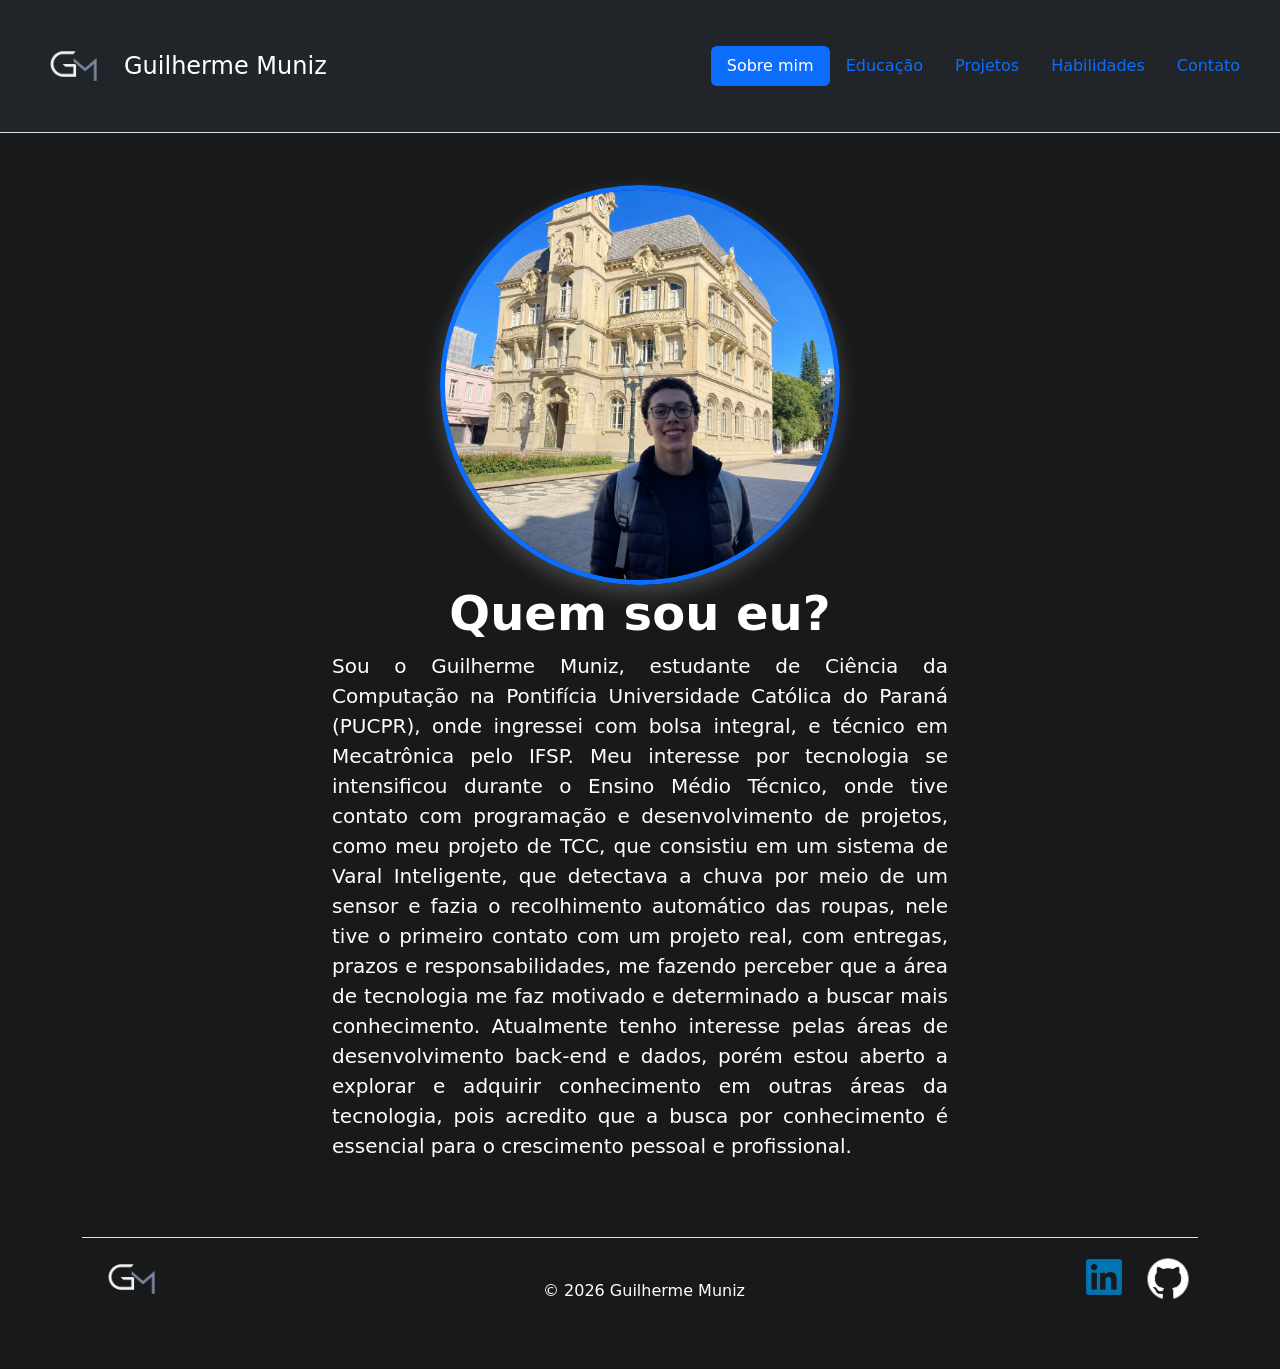
<file: index.html>
<!DOCTYPE html>

<html lang="en">
    <head>
        <meta charset="utf-8">
        <meta name="viewport" content="width=device-width, initial-scale=1">
        <link href="https://cdn.jsdelivr.net/npm/bootstrap@5.3.3/dist/css/bootstrap.min.css" rel="stylesheet" integrity="sha384-QWTKZyjpPEjISv5WaRU9OFeRpok6YctnYmDr5pNlyT2bRjXh0JMhjY6hW+ALEwIH" crossorigin="anonymous">
        <link href="styles.css" rel="stylesheet">
        <title>Portfólio - Guilherme Muniz</title>
    </head>
    <body>
        <header
          class="d-flex flex-wrap justify-content-between py-3 mb-4 border-bottom bg-dark text-white px-4"
        >
            <a
                href="/"
                class="d-flex align-items-center mb-3 mb-md-0 me-md-auto link-body-emphasis text-decoration-none"
            >
                <img src="images/Logo GM.png" id="logo" alt="Logo GM">
                <span class="fs-4 text-white">Guilherme Muniz</span>
            </a>
            <ul class="nav nav-pills align-items-center">
                <li class="nav-item botoes"><a href="index.html" class="nav-link active" aria-current="page">Sobre mim</a></li>
                <li class="nav-item"><a href="educacao.html" class="nav-link">Educação</a></li>
                <li class="nav-item"><a href="projetos.html" class="nav-link">Projetos</a></li>
                <li class="nav-item"><a href="habilidades.html" class="nav-link">Habilidades</a></li>
                <li class="nav-item"><a href="contato.html" class="nav-link">Contato</a></li>
            </ul>
        </header>

        <div class="px-4 py-1 my-5 text-center">
        <img src="images/Foto Perfil.png" alt="Foto de Perfil de Guilherme Muniz" id="perfil"/>
        <h1 class="display-5 fw-bold text-white">Quem sou eu?</h1>
        <div class="col-lg-6 mx-auto">
          <p class="lead mb-4 text-white" id="sobreMim">
            Sou o Guilherme Muniz, estudante de Ciência da Computação na Pontifícia Universidade
            Católica do Paraná (PUCPR), onde ingressei com bolsa integral, e técnico em Mecatrônica
            pelo IFSP. Meu interesse por tecnologia se intensificou durante o Ensino Médio Técnico,
            onde tive contato com programação e desenvolvimento de projetos, como meu projeto de TCC,
            que consistiu em um sistema de Varal Inteligente, que detectava a chuva por meio de um sensor
            e fazia o recolhimento automático das roupas, nele tive o primeiro contato com um projeto
            real, com entregas, prazos e responsabilidades, me fazendo perceber que a área de 
            tecnologia me faz motivado e determinado a buscar mais conhecimento. Atualmente tenho 
            interesse pelas áreas de desenvolvimento back-end e dados, porém estou aberto a explorar
            e adquirir conhecimento em outras áreas da tecnologia, pois acredito que a busca por 
            conhecimento é essencial para o crescimento pessoal e profissional.
          </p>
        </div>
      </div>   

    <div class="container">
      <footer
        class="d-flex flex-wrap justify-content-between align-items-center py-3 my-4 border-top"
      >
        <div class="col-md-4 d-flex align-items-center mb-3 me-2 mb-md-0 text-body-secondary text-decoration-none lh-1">
            <img src="images/Logo GM.png" id="logoFooter" alt="Logo GM">
        </div>
        <span class="mb-3 mb-md-0 text-white"
        >&copy; 2026 Guilherme Muniz</span>
        <ul class="nav col-md-4 justify-content-end list-unstyled d-flex">
          <li class="ms-3">
            <a href="https://www.linkedin.com/in/guilhermemmuniz/" target="_blank">
                <img src="images/logolinkedin.png" alt="LinkedIn" id="linkedin" width="36" height="36" class="align-items-center">
            </a>
          </li>
          <li class="ms-3">
            <a href="https://github.com/guimmuniz" target="_blank" class="text-white">
                <img src="images/logo github.png" alt="GitHub" id="github"width="60" height="60" class="align-items-center">
            </a>
          </li>
        </ul>
      </footer>
    </div>

      <script src="https://cdn.jsdelivr.net/npm/bootstrap@5.3.3/dist/js/bootstrap.bundle.min.js" integrity="sha384-YvpcrYf0tY3lHB60NNkmXc5s9fDVZLESaAA55NDzOxhy9GkcIdslK1eN7N6jIeHz" crossorigin="anonymous"></script>
    </body>
</html>
</file>
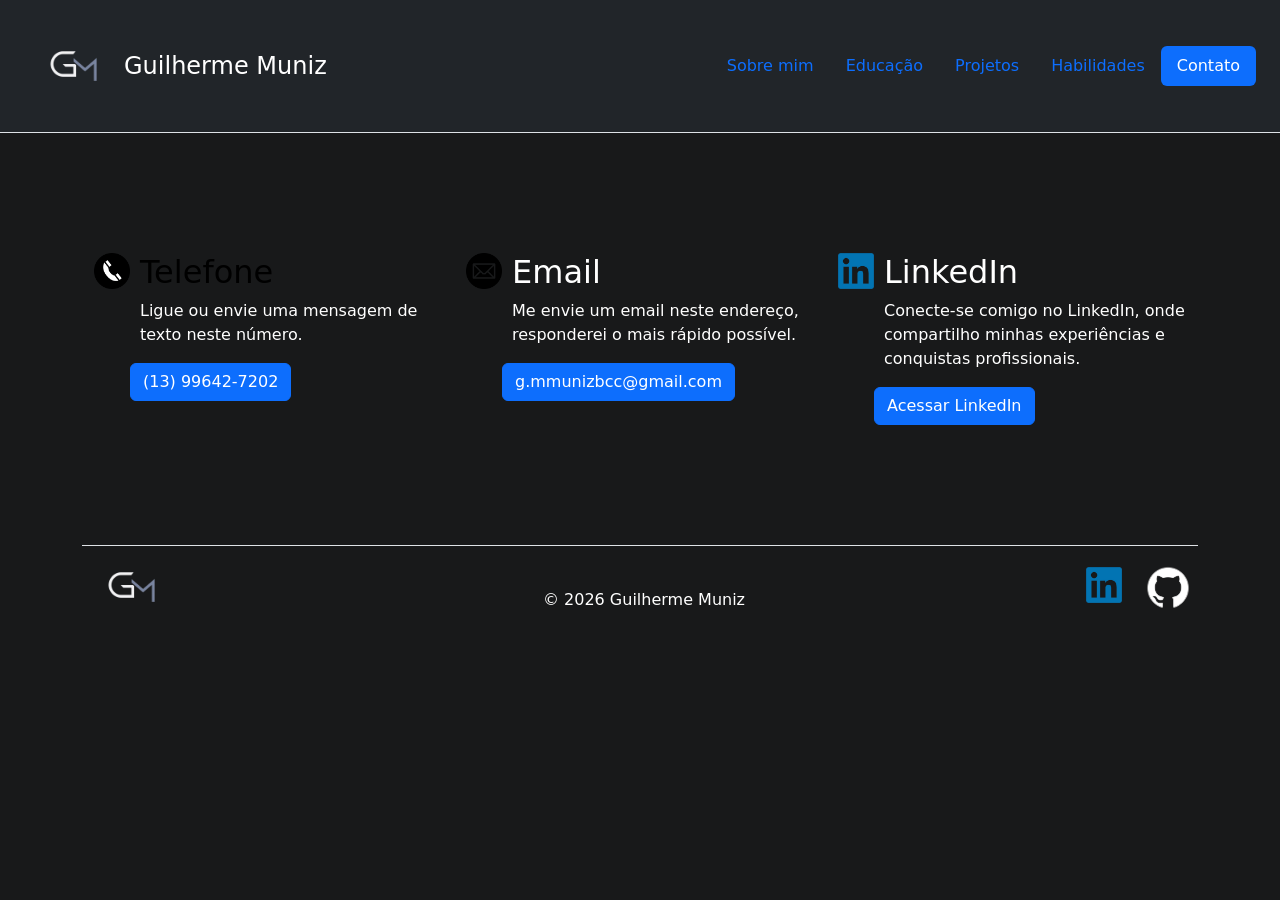
<file: contato.html>
<!DOCTYPE html>
<html lang="en">
<head>
    <meta charset="utf-8">
    <meta name="viewport" content="width=device-width, initial-scale=1">
    <link href="https://cdn.jsdelivr.net/npm/bootstrap@5.3.3/dist/css/bootstrap.min.css" rel="stylesheet" integrity="sha384-QWTKZyjpPEjISv5WaRU9OFeRpok6YctnYmDr5pNlyT2bRjXh0JMhjY6hW+ALEwIH" crossorigin="anonymous">
    <link href="styles.css" rel="stylesheet">
    <link rel="stylesheet" href="https://cdn.jsdelivr.net/npm/bootstrap-icons@1.13.1/font/bootstrap-icons.min.css">
    <title>Portfólio - Guilherme Muniz</title>
</head>
<body>
    <header class="d-flex flex-wrap justify-content-between py-3 mb-4 border-bottom bg-dark text-white px-4">
        <a href="/" class="d-flex align-items-center mb-3 mb-md-0 me-md-auto link-body-emphasis text-decoration-none">
            <img src="images/Logo GM.png" id="logo" alt="Logo GM">
            <span class="fs-4 text-white">Guilherme Muniz</span>
        </a>
        <ul class="nav nav-pills align-items-center">
            <li class="nav-item"><a href="index.html" class="nav-link">Sobre mim</a></li>
            <li class="nav-item"><a href="educacao.html" class="nav-link">Educação</a></li>
            <li class="nav-item"><a href="projetos.html" class="nav-link">Projetos</a></li>
            <li class="nav-item"><a href="habilidades.html" class="nav-link">Habilidades</a></li>
            <li class="nav-item"><a href="contato.html" class="nav-link active" aria-current="page">Contato</a></li>
        </ul>
    </header>

    <div class="container px-4 py-5" id="hanging-icons">
        <div class="row g-4 py-5 row-cols-1 row-cols-lg-3">
            <div class="col d-flex align-items-start">
                <img src="images/telefone.png" alt="Telefone" width="36" height="36">
                <div>
                    <h3 class="fs-2 text-body-emphasis" style="margin-left: 10px; color: white;">Telefone</h3>
                    <p style="margin-left: 10px; color: white;">
                        Ligue ou envie uma mensagem de texto neste número.
                    </p>
                    <a href="tel:+5513996427202" class="btn btn-primary"> (13) 99642-7202 </a>
                </div>
            </div>
            <div class="col d-flex align-items-start">
                <img src="images/email.png" alt="Email" width="36" height="36">
                <div>
                    <h3 class="fs-2" style="color: white; margin-left: 10px;">Email</h3>
                    <p style="margin-left: 10px; color: white;">
                        Me envie um email neste endereço, responderei o mais rápido possível.
                    </p>
                    <a href="mailto:g.mmunizbcc@gmail.com" target="_blank" class="btn btn-primary"> g.mmunizbcc@gmail.com </a>
                </div>
            </div>
            <div class="col d-flex align-items-start">
                <img src="images/logolinkedin.png" alt="LinkedIn" width="36" height="36">
                <div>
                    <h3 class="fs-2" style="color: white; margin-left: 10px;">LinkedIn</h3>
                    <p style="margin-left: 10px; color: white;">
                        Conecte-se comigo no LinkedIn, onde compartilho minhas experiências e conquistas profissionais.
                    </p>
                    <a href="https://www.linkedin.com/in/guilhermemmuniz/" target="_blank" class="btn btn-primary"> Acessar LinkedIn </a>
                </div>
            </div>  
        </div>
    </div>

    <div class="container">
      <footer
        class="d-flex flex-wrap justify-content-between align-items-center py-3 my-4 border-top"
      >
        <div class="col-md-4 d-flex align-items-center mb-3 me-2 mb-md-0 text-body-secondary text-decoration-none lh-1">
            <img src="images/Logo GM.png" id="logoFooter" alt="Logo GM">
        </div>
        <span class="mb-3 mb-md-0 text-white"
        >&copy; 2026 Guilherme Muniz</span>
        <ul class="nav col-md-4 justify-content-end list-unstyled d-flex">
          <li class="ms-3">
            <a href="https://www.linkedin.com/in/guilhermemmuniz/" target="_blank">
                <img src="images/logolinkedin.png" alt="LinkedIn" id="linkedin" width="36" height="36" class="align-items-center">
            </a>
          </li>
          <li class="ms-3">
            <a href="https://github.com/guimmuniz" target="_blank" class="text-white">
                <img src="images/logo github.png" alt="GitHub" id="github"width="60" height="60" class="align-items-center">
            </a>
          </li>
        </ul>
      </footer>
    </div>

    <script src="https://cdn.jsdelivr.net/npm/bootstrap@5.3.3/dist/js/bootstrap.bundle.min.js" integrity="sha384-YvpcrYf0tY3lHB60NNkmXc5s9fDVZLESaAA55NDzOxhy9GkcIdslK1eN7N6jIeHz" crossorigin="anonymous"></script>
</body>
</html>
</file>
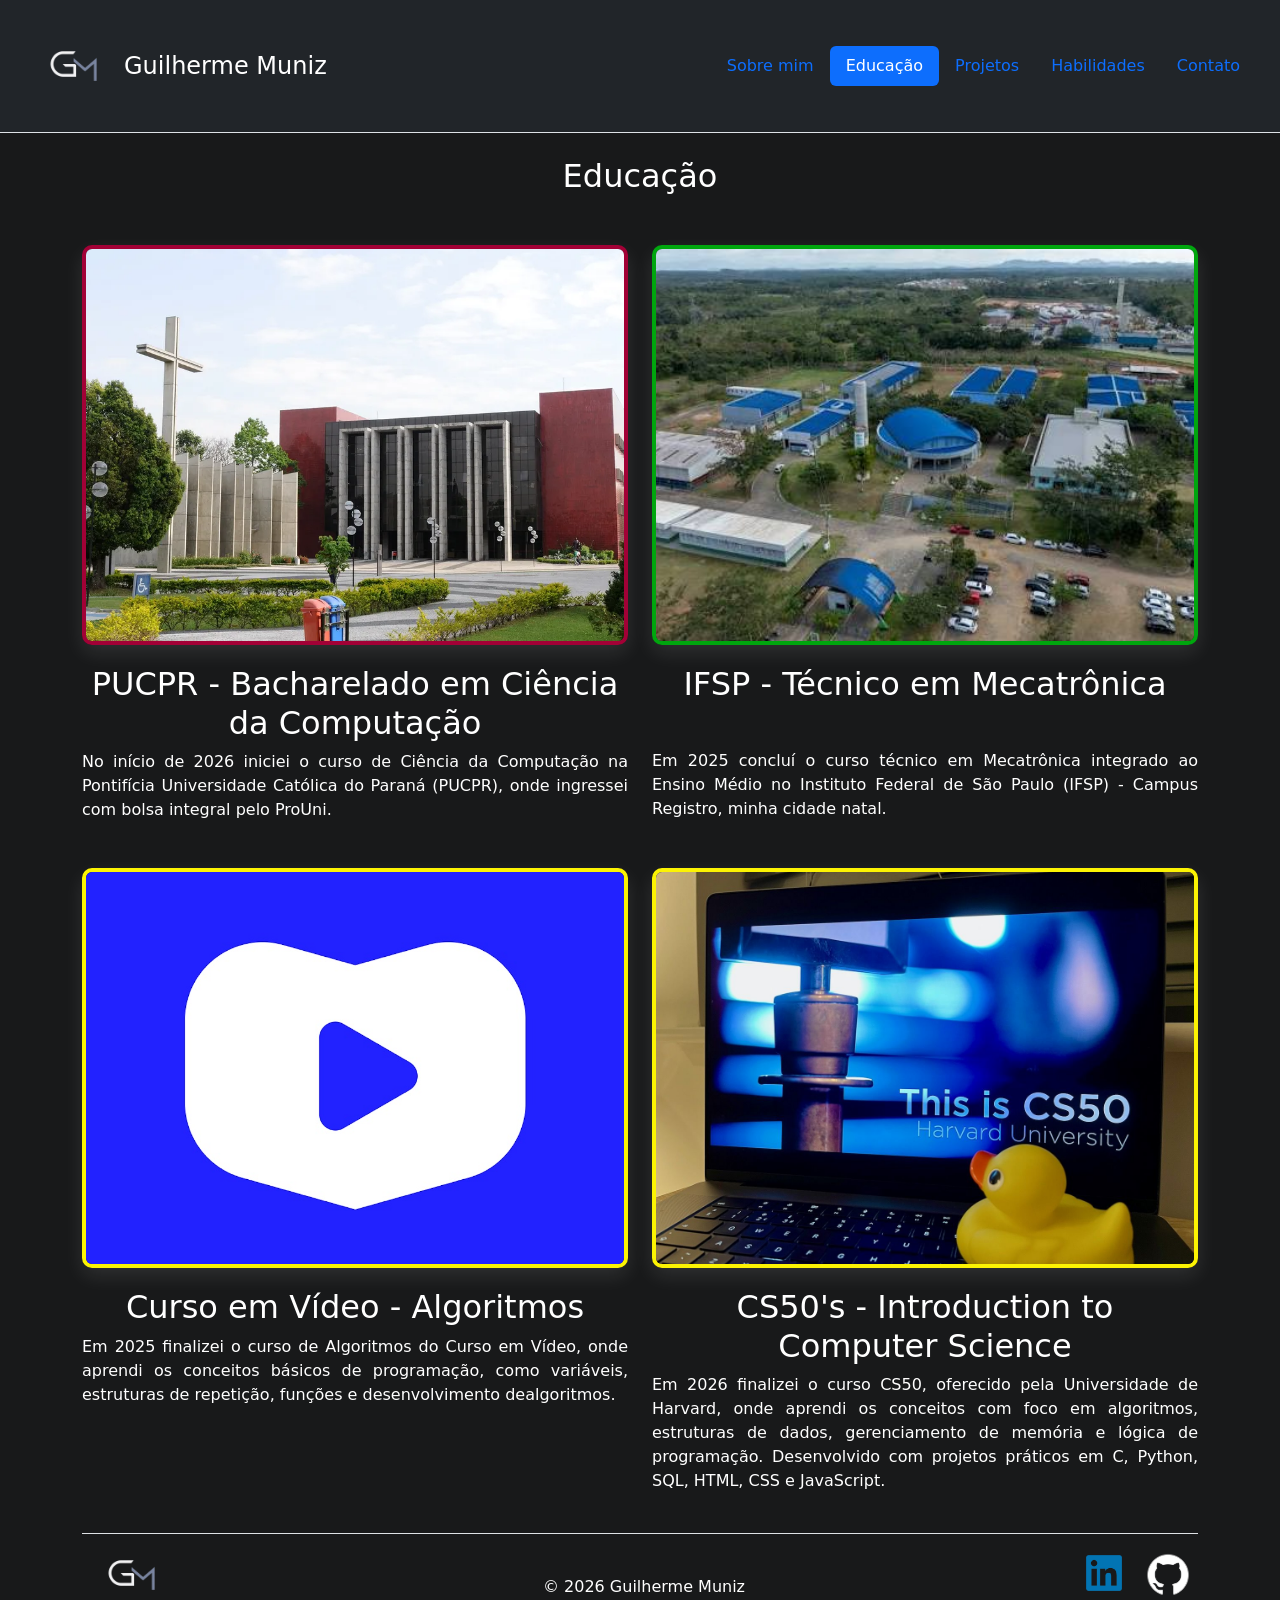
<file: educacao.html>
<!DOCTYPE html>
<html lang="en">
<head>
    <meta charset="utf-8">
    <meta name="viewport" content="width=device-width, initial-scale=1">
    <link href="https://cdn.jsdelivr.net/npm/bootstrap@5.3.3/dist/css/bootstrap.min.css" rel="stylesheet" integrity="sha384-QWTKZyjpPEjISv5WaRU9OFeRpok6YctnYmDr5pNlyT2bRjXh0JMhjY6hW+ALEwIH" crossorigin="anonymous">
    <link href="styles.css" rel="stylesheet">
    <title>Portfólio - Guilherme Muniz</title>
</head>
<body>
    <header class="d-flex flex-wrap justify-content-between py-3 mb-4 border-bottom bg-dark text-white px-4">
        <a href="/" class="d-flex align-items-center mb-3 mb-md-0 me-md-auto link-body-emphasis text-decoration-none">
            <img src="images/Logo GM.png" id="logo" alt="Logo GM">
            <span class="fs-4 text-white">Guilherme Muniz</span>
        </a>
        <ul class="nav nav-pills align-items-center">
            <li class="nav-item"><a href="index.html" class="nav-link">Sobre mim</a></li>
            <li class="nav-item"><a href="educacao.html" class="nav-link active" aria-current="page">Educação</a></li>
            <li class="nav-item"><a href="projetos.html" class="nav-link">Projetos</a></li>
            <li class="nav-item"><a href="habilidades.html" class="nav-link">Habilidades</a></li>
            <li class="nav-item"><a href="contato.html" class="nav-link">Contato</a></li>
        </ul>
    </header>

    <div class="container">
        <h2 class="titulos">Educação</h2>

        <div class="row text-center" style="margin-top: 50px;">
            <div class="col-md-6">
                <img src="images/pucpr.webp" alt="Imagem da PUCPR" id="pucpr" class="img-fluid">
                <h2 class="text-white" style="margin-top: 20px;">PUCPR - Bacharelado em Ciência da Computação</h2>
                <p class="text-white" style="text-align: justify;">
                    No início de 2026 iniciei o curso de Ciência da Computação na
                    Pontifícia Universidade Católica do Paraná (PUCPR), onde ingressei 
                    com bolsa integral pelo ProUni. 
                </p>
            </div>

            <div class="col-md-6">
                <img src="images/ifsp.jpg" alt="Imagem do IFSP" id="ifsp" class="img-fluid">
                <h2 class="text-white" style="margin-top: 20px;">IFSP - Técnico em Mecatrônica</h2>
                <p class="text-white" style="text-align: justify; margin-top: 45px;">
                    Em 2025 concluí o curso técnico em Mecatrônica integrado ao Ensino Médio
                    no Instituto Federal de São Paulo (IFSP) - Campus Registro, minha cidade
                    natal.
                </p>
            </div>
        </div>
        <div class="row text-center" style="margin-top: 30px;">
            <div class="col-md-6">
                <img src="images/cursoemvideo.jpg" alt="Logotipo do Curso em Vídeo" id="cursoemvideo" class="img-fluid">
                <h2 class="text-white" style="margin-top: 20px;">Curso em Vídeo - Algoritmos</h2>
                <p class="text-white" style="text-align: justify;">
                    Em 2025 finalizei o curso de Algoritmos do Curso em Vídeo, 
                    onde aprendi os conceitos básicos de programação, como variáveis, 
                    estruturas de repetição, funções e desenvolvimento dealgoritmos. 
                </p>
            </div>

            <div class="col-md-6">
                <img src="images/cs50.jpeg" alt="Imagem do CS50" id="cs50" class="img-fluid">
                <h2 class="text-white" style="margin-top: 20px;">CS50's - Introduction to Computer Science</h2>
                <p class="text-white" style="text-align: justify;">
                    Em 2026 finalizei o curso CS50, oferecido pela Universidade de Harvard, 
                    onde aprendi os conceitos com foco em algoritmos, estruturas de dados,
                    gerenciamento de memória e lógica de programação. Desenvolvido com projetos
                    práticos em C, Python, SQL, HTML, CSS e JavaScript.
                </p>
            </div>
        </div>
    </div>

    <div class="container">
      <footer
        class="d-flex flex-wrap justify-content-between align-items-center py-3 my-4 border-top"
      >
        <div class="col-md-4 d-flex align-items-center mb-3 me-2 mb-md-0 text-body-secondary text-decoration-none lh-1">
            <img src="images/Logo GM.png" id="logoFooter" alt="Logo GM">
        </div>
        <span class="mb-3 mb-md-0 text-white"
        >&copy; 2026 Guilherme Muniz</span>
        <ul class="nav col-md-4 justify-content-end list-unstyled d-flex">
          <li class="ms-3">
            <a href="https://www.linkedin.com/in/guilhermemmuniz/" target="_blank">
                <img src="images/logolinkedin.png" alt="LinkedIn" id="linkedin" width="36" height="36" class="align-items-center">
            </a>
          </li>
          <li class="ms-3">
            <a href="https://github.com/guimmuniz" target="_blank" class="text-white">
                <img src="images/logo github.png" alt="GitHub" id="github"width="60" height="60" class="align-items-center">
            </a>
          </li>
        </ul>
      </footer>
    </div>

    <script src="https://cdn.jsdelivr.net/npm/bootstrap@5.3.3/dist/js/bootstrap.bundle.min.js" integrity="sha384-YvpcrYf0tY3lHB60NNkmXc5s9fDVZLESaAA55NDzOxhy9GkcIdslK1eN7N6jIeHz" crossorigin="anonymous"></script>
</body>
</html>
</file>
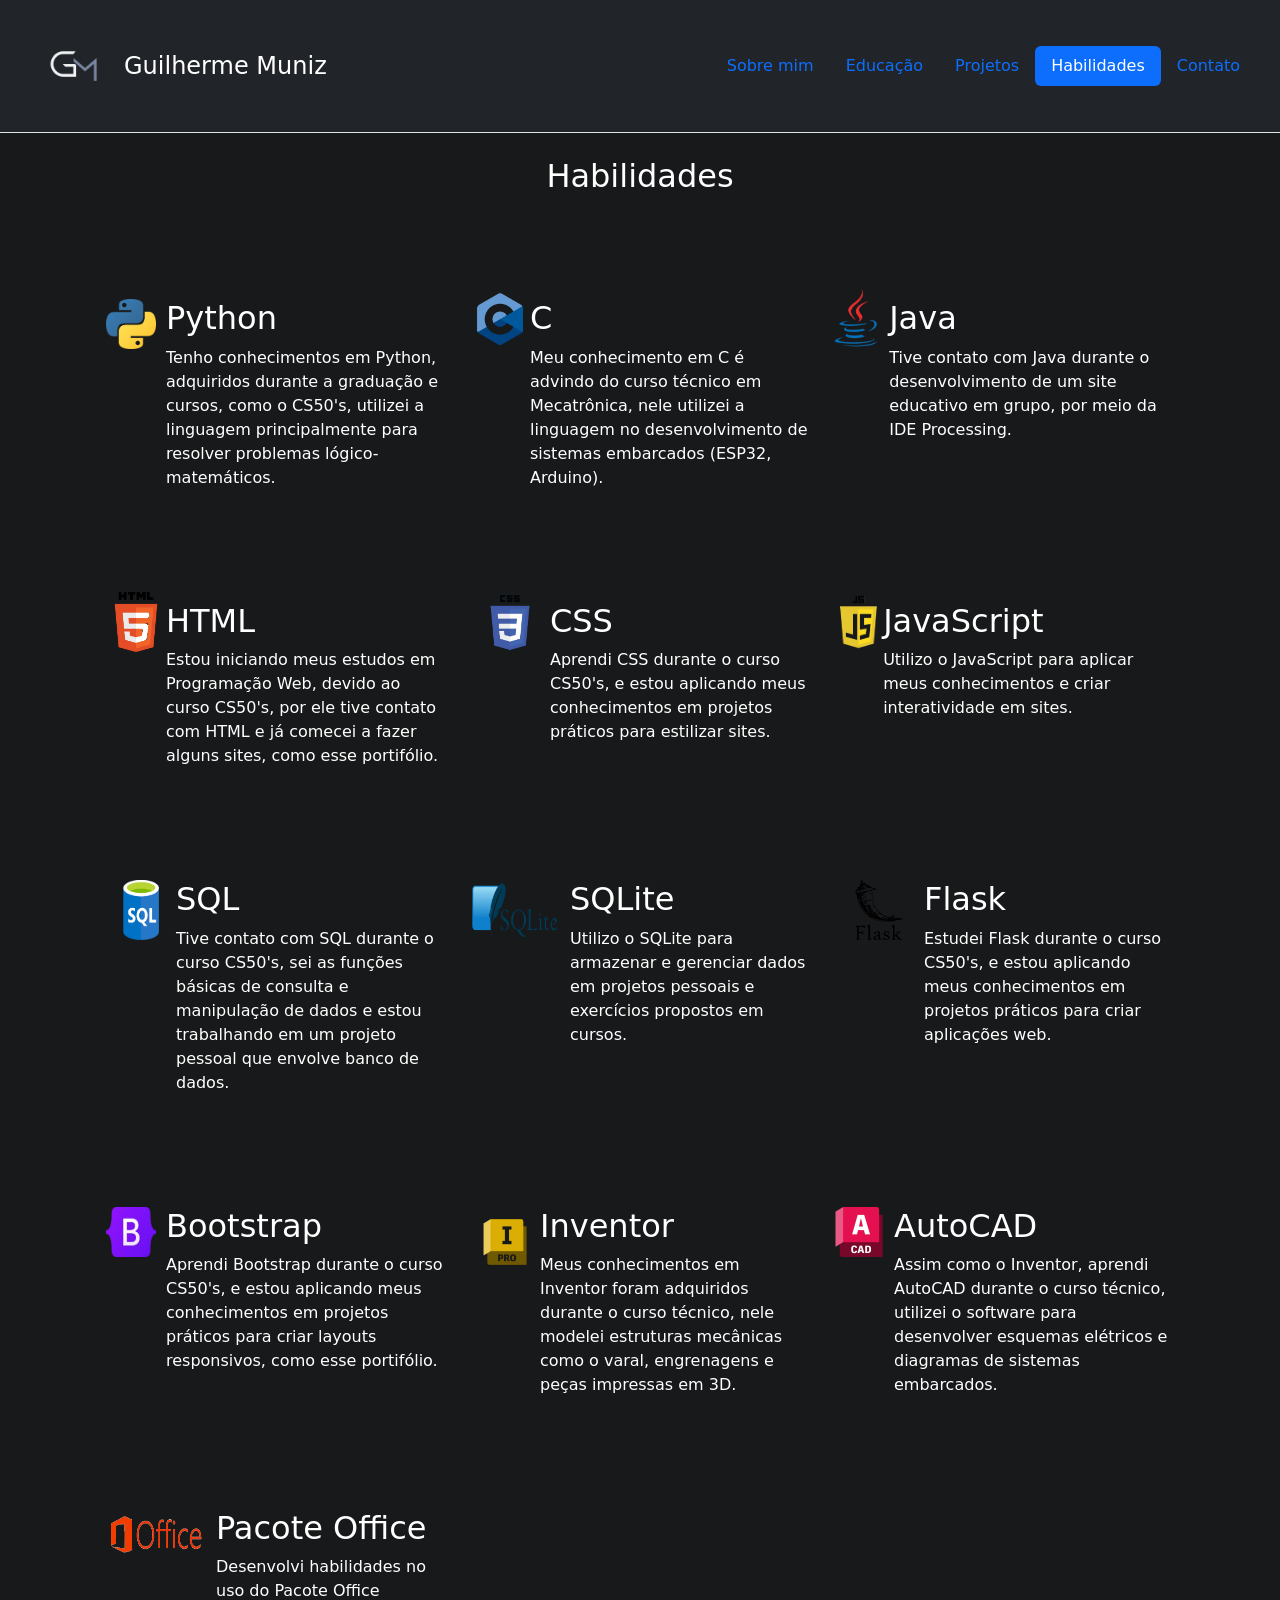
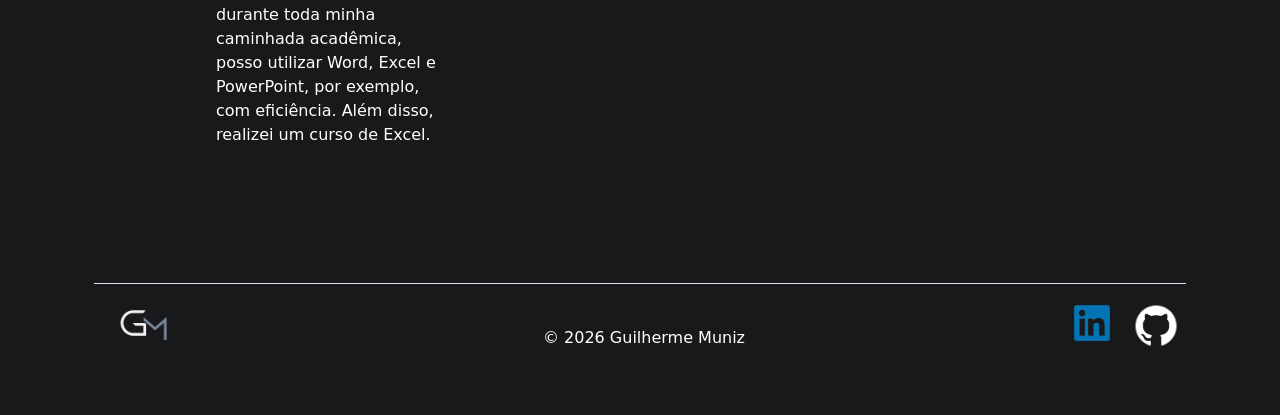
<file: habilidades.html>
<!DOCTYPE html>
<html lang="en">
<head>
    <meta charset="utf-8">
    <meta name="viewport" content="width=device-width, initial-scale=1">
    <link href="https://cdn.jsdelivr.net/npm/bootstrap@5.3.3/dist/css/bootstrap.min.css" rel="stylesheet" integrity="sha384-QWTKZyjpPEjISv5WaRU9OFeRpok6YctnYmDr5pNlyT2bRjXh0JMhjY6hW+ALEwIH" crossorigin="anonymous">
    <link href="styles.css" rel="stylesheet">
    <title>Portfólio - Guilherme Muniz</title>
</head>
<body>
    <header class="d-flex flex-wrap justify-content-between py-3 mb-4 border-bottom bg-dark text-white px-4">
        <a href="/" class="d-flex align-items-center mb-3 mb-md-0 me-md-auto link-body-emphasis text-decoration-none">
            <img src="images/Logo GM.png" id="logo" alt="Logo GM">
            <span class="fs-4 text-white">Guilherme Muniz</span>
        </a>
        <ul class="nav nav-pills align-items-center">
            <li class="nav-item"><a href="index.html" class="nav-link">Sobre mim</a></li>
            <li class="nav-item"><a href="educacao.html" class="nav-link">Educação</a></li>
            <li class="nav-item"><a href="projetos.html" class="nav-link">Projetos</a></li>
            <li class="nav-item"><a href="habilidades.html" class="nav-link active" aria-current="page">Habilidades</a></li>
            <li class="nav-item"><a href="contato.html" class="nav-link">Contato</a></li>
        </ul>
    </header>

    <div class="container">
        <h2 class="titulos">Habilidades</h2>

        <div class="container px-4 py-5">
            <div class="row g-4 py-5 row-cols-1 row-cols-lg-3">
                <div class="col d-flex align-items-start">
                    <img src="images/pythonlogo.png" alt="Logo Python" id="python" width="50" height="50" class="align-items-center">
                    <div>
                        <h3 class="fs-2" style="margin-left: 10px; color: white;">Python</h3>
                        <p style="margin-left: 10px; color: white;">
                            Tenho conhecimentos em Python, adquiridos durante a graduação e cursos,
                            como o CS50's, utilizei a linguagem principalmente para resolver problemas lógico-matemáticos.
                        </p>
                    </div>
                </div>
                <div class="col d-flex align-items-start">
                    <img src="images/clogo.png" alt="Logo C" id="c" width="60" height="60" class="align-items-center" style="margin-top: -10px;">
                    <div>
                        <h3 class="fs-2" style="color: white;">C</h3>
                        <p style="color: white;">
                            Meu conhecimento em C é advindo do curso técnico em Mecatrônica,
                            nele utilizei a linguagem no desenvolvimento de sistemas embarcados
                            (ESP32, Arduino).
                        </p>
                    </div>
                </div>
                <div class="col d-flex align-items-start">
                    <img src="images/javalogo.png" alt="Logo Java" id="java" width="60" height="60" class="align-items-center" style="margin-right: 10px; margin-top: -10px;">
                    <div>
                        <h3 class="fs-2" style="color: white;">Java</h3>
                        <p style="color: white;">
                            Tive contato com Java durante o desenvolvimento de um site educativo
                            em grupo, por meio da IDE Processing.
                        </p>
                    </div>
                </div>  
          </div>
          <div class="row g-4 py-5 row-cols-1 row-cols-lg-3">
            <div class="col d-flex align-items-start">
                <img src="images/htmllogo.png" alt="Logo HTML" style="margin-top: -10px;" id="html" width="60" height="60" class="align-items-center">
                <div>
                    <h3 class="fs-2" style="color: white;">HTML</h3>
                    <p style="color: white;">
                        Estou iniciando meus estudos em Programação Web, devido ao curso 
                        CS50's, por ele tive contato com HTML e já comecei a fazer alguns
                        sites, como esse portifólio.
                    </p>
                </div>
            </div>  
            <div class="col d-flex align-items-start">
                <img src="images/csslogo.png" alt="Logo CSS" style="margin-top: -10px;" id="css" width="80" height="60" class="align-items-center">
                <div>
                    <h3 class="fs-2" style="color: white;">CSS</h3>
                    <p style="color: white;">
                        Aprendi CSS durante o curso CS50's, e estou aplicando meus conhecimentos
                        em projetos práticos para estilizar sites.
                    </p>
                </div>
            </div>
            <div class="col d-flex align-items-start">
                <img src="images/javascriptlogo.png" alt="Logo JavaScript" style="margin-top: -10px;" id="javascript" width="90" height="60" class="align-items-center">
                <div>
                    <h3 class="fs-2" style="color: white">JavaScript</h3>
                    <p style="color: white">
                        Utilizo o JavaScript para aplicar meus conhecimentos
                        e criar interatividade em sites.
                    </p>
                </div>
            </div>
          </div>
          <div class="row g-4 py-5 row-cols-1 row-cols-lg-3">
            <div class="col d-flex align-items-start">
                <img src="images/sqllogo.png" alt="Logo SQL" style="margin-left: -10px;" id="sql" width="90" height="60" class="align-items-center">
                <div>
                    <h3 class="fs-2" style="color: white; margin-left: -10px;">SQL</h3>
                    <p style="color: white; margin-left: -10px;">
                        Tive contato com SQL durante o curso CS50's, sei as funções básicas
                        de consulta e manipulação de dados e estou trabalhando em um projeto
                        pessoal que envolve banco de dados.
                    </p>
                </div>
            </div>  
            <div class="col d-flex align-items-start">
                <img src="images/sqlitelogo.webp" alt="Logo SQLite" id="sqlite" width="90" height="60" class="align-items-center">
                <div>
                    <h3 class="fs-2" style="color: white; margin-left: 10px;">SQLite</h3>
                    <p style="color: white; margin-left: 10px;">
                        Utilizo o SQLite para armazenar e gerenciar dados em projetos pessoais
                        e exercícios propostos em cursos.
                    </p>
                </div>
            </div>
            <div class="col d-flex align-items-start">
                <img src="images/flasklogo.png" alt="Logo Flask" id="flask" width="90" height="60" class="align-items-center">
                <div>
                    <h3 class="fs-2" style="color: white;">Flask</h3>
                    <p style="color: white;">
                        Estudei Flask durante o curso CS50's, e estou aplicando meus conhecimentos
                        em projetos práticos para criar aplicações web.
                    </p>
                </div>
            </div>
          </div>
          <div class="row g-4 py-5 row-cols-1 row-cols-lg-3">
            <div class="col d-flex align-items-start">
                <img src="images/bootscraplogo.png" alt="Logo Bootstrap" id="bootstrap" width="50" height="50" class="align-items-center">
                <div>
                    <h3 class="fs-2" style="color: white; margin-left: 10px;">Bootstrap</h3>
                    <p style="color: white; margin-left: 10px;">
                        Aprendi Bootstrap durante o curso CS50's, e estou aplicando meus conhecimentos
                        em projetos práticos para criar layouts responsivos, como esse portifólio.
                    </p>
                </div>
            </div>  
            <div class="col d-flex align-items-start">
                <img src="images/inventorlogo.png" alt="Logo Inventor" id="inventor" width="70" height="70" class="align-items-center">
                <div>
                    <h3 class="fs-2" style="color: white;">Inventor</h3>
                    <p style="color: white;">
                        Meus conhecimentos em Inventor foram adquiridos durante o curso técnico,
                        nele modelei estruturas mecânicas como o varal, engrenagens e peças 
                        impressas em 3D.
                    </p>
                </div>
            </div>
            <div class="col d-flex align-items-start">
                <img src="images/autocadlogo.png" alt="Logo AutoCAD" id="autocad" width="50" height="50" class="align-items-center">
                <div>
                    <h3 class="fs-2" style="color: white; margin-left: 10px;">AutoCAD</h3>
                    <p style="color: white; margin-left: 10px;">
                        Assim como o Inventor, aprendi AutoCAD durante o curso técnico,
                        utilizei o software para desenvolver esquemas elétricos e diagramas
                        de sistemas embarcados.
                    </p>
                </div>
            </div>
          </div>
          <div class="row g-4 py-5 row-cols-1 row-cols-lg-3">
            <div class="col d-flex align-items-start">
                <img src="images/officelogo.png" alt="Logo Office" id="office" width="100" height="50" class="align-items-center">
                <div>
                    <h3 class="fs-2" style="color: white; margin-left: 10px;">Pacote Office</h3>
                    <p style="color: white; margin-left: 10px;">
                        Desenvolvi habilidades no uso do Pacote Office durante toda
                        minha caminhada acadêmica, posso utilizar Word, Excel e PowerPoint,
                        por exemplo, com eficiência. Além disso, realizei um curso de Excel.
                    </p>
                </div>
            </div>
        </div>
    </div>

    <div class="container">
      <footer
        class="d-flex flex-wrap justify-content-between align-items-center py-3 my-4 border-top"
      >
        <div class="col-md-4 d-flex align-items-center mb-3 me-2 mb-md-0 text-body-secondary text-decoration-none lh-1">
            <img src="images/Logo GM.png" id="logoFooter" alt="Logo GM">
        </div>
        <span class="mb-3 mb-md-0 text-white"
        >&copy; 2026 Guilherme Muniz</span>
        <ul class="nav col-md-4 justify-content-end list-unstyled d-flex">
          <li class="ms-3">
            <a href="https://www.linkedin.com/in/guilhermemmuniz/" target="_blank">
                <img src="images/logolinkedin.png" alt="LinkedIn" id="linkedin" width="36" height="36" class="align-items-center">
            </a>
          </li>
          <li class="ms-3">
            <a href="https://github.com/guimmuniz" target="_blank" class="text-white">
                <img src="images/logo github.png" alt="GitHub" id="github"width="60" height="60" class="align-items-center">
            </a>
          </li>
        </ul>
      </footer>
    </div>

    <script src="https://cdn.jsdelivr.net/npm/bootstrap@5.3.3/dist/js/bootstrap.bundle.min.js" integrity="sha384-YvpcrYf0tY3lHB60NNkmXc5s9fDVZLESaAA55NDzOxhy9GkcIdslK1eN7N6jIeHz" crossorigin="anonymous"></script>
</body>
</html>
</file>
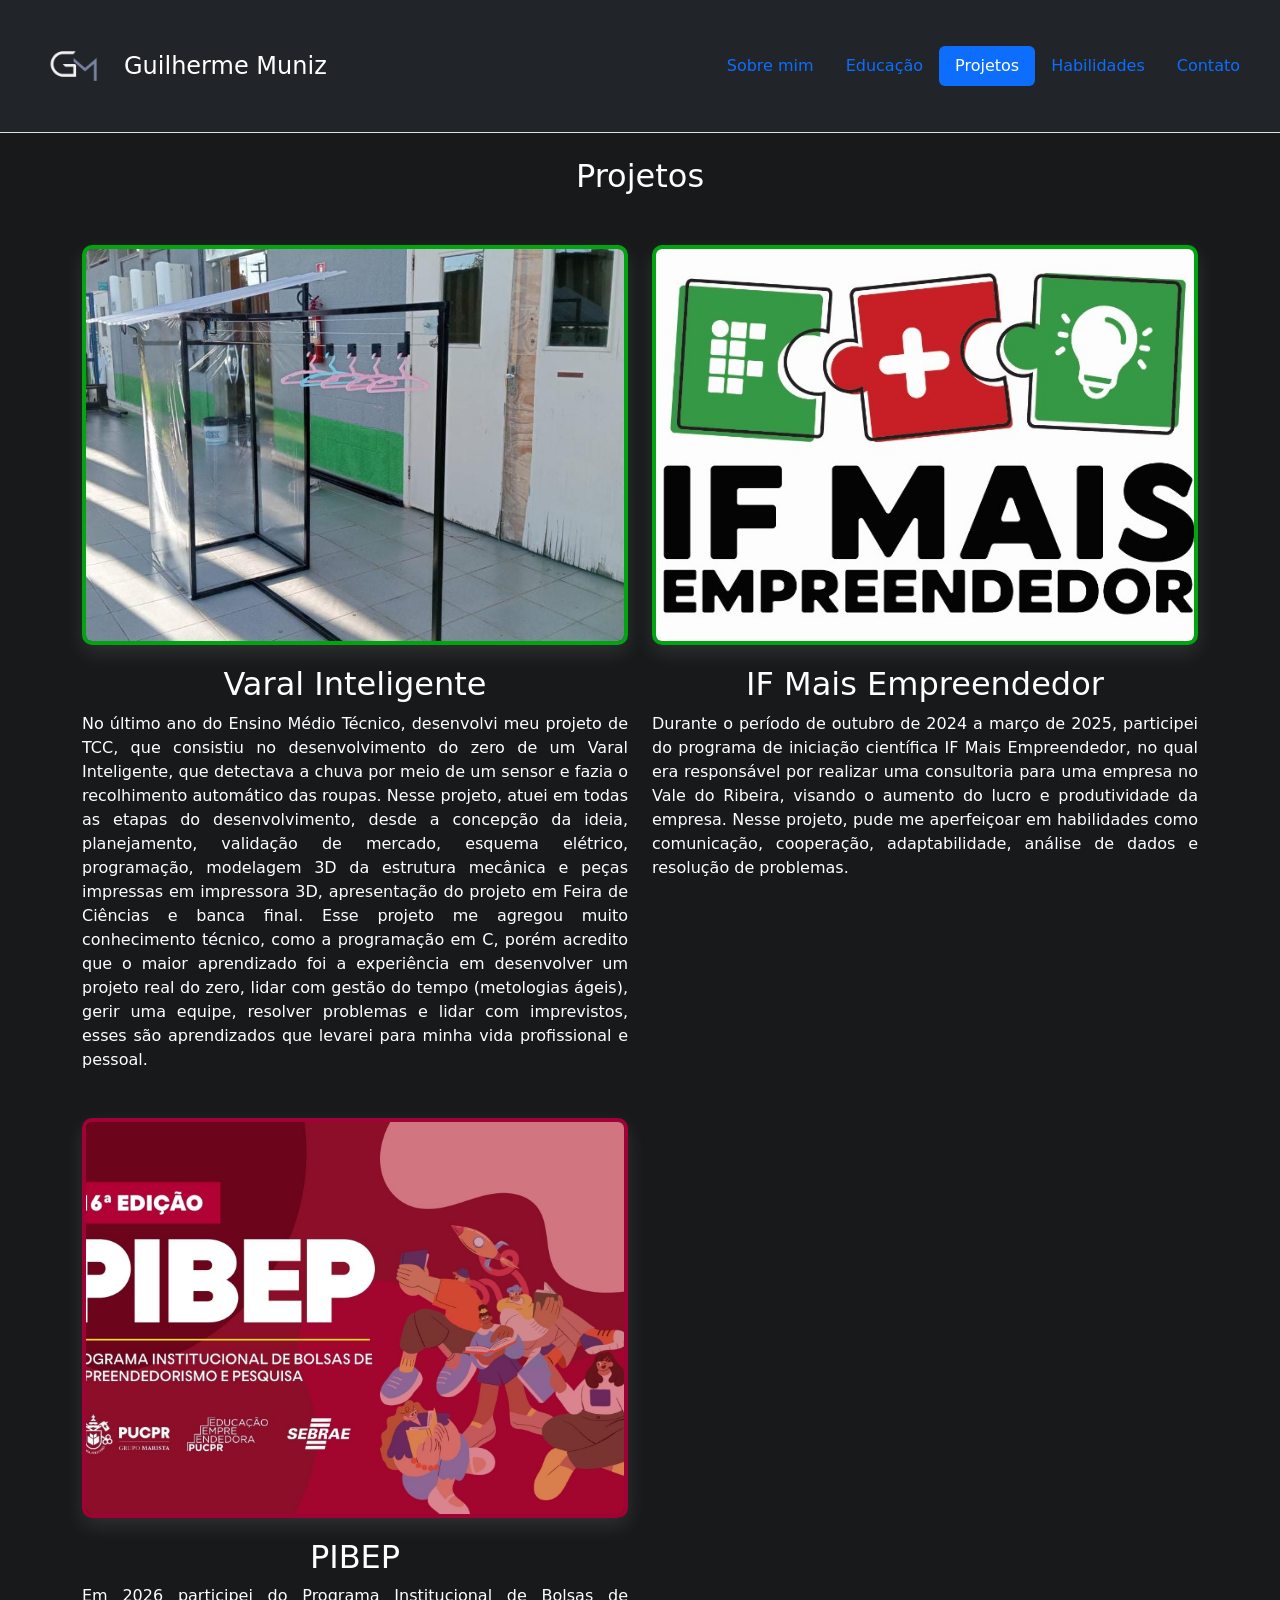
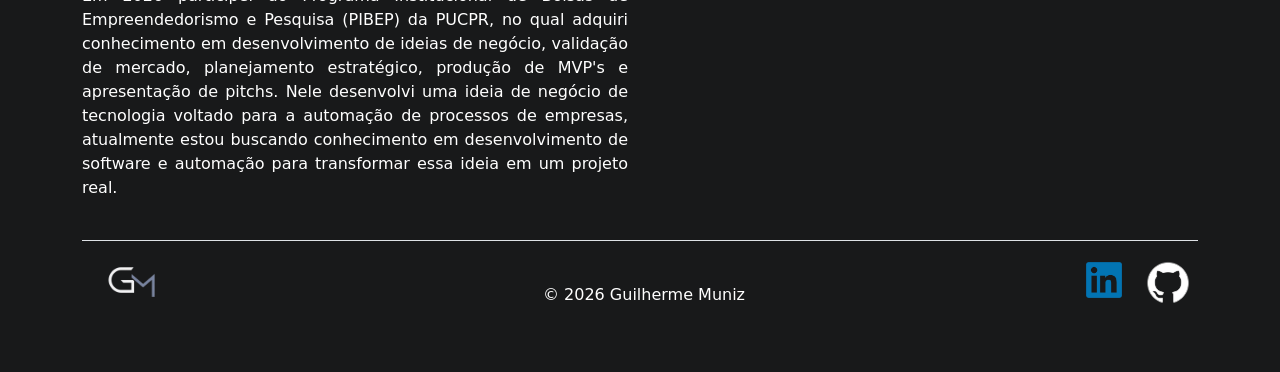
<file: projetos.html>
<!DOCTYPE html>
<html lang="en">
<head>
    <meta charset="utf-8">
    <meta name="viewport" content="width=device-width, initial-scale=1">
    <link href="https://cdn.jsdelivr.net/npm/bootstrap@5.3.3/dist/css/bootstrap.min.css" rel="stylesheet" integrity="sha384-QWTKZyjpPEjISv5WaRU9OFeRpok6YctnYmDr5pNlyT2bRjXh0JMhjY6hW+ALEwIH" crossorigin="anonymous">
    <link href="styles.css" rel="stylesheet">
    <title>Portfólio - Guilherme Muniz</title>
</head>
<body>
    <header class="d-flex flex-wrap justify-content-between py-3 mb-4 border-bottom bg-dark text-white px-4">
        <a href="/" class="d-flex align-items-center mb-3 mb-md-0 me-md-auto link-body-emphasis text-decoration-none">
            <img src="images/Logo GM.png" id="logo" alt="Logo GM">
            <span class="fs-4 text-white">Guilherme Muniz</span>
        </a>
        <ul class="nav nav-pills align-items-center">
            <li class="nav-item"><a href="index.html" class="nav-link">Sobre mim</a></li>
            <li class="nav-item"><a href="educacao.html" class="nav-link">Educação</a></li>
            <li class="nav-item"><a href="projetos.html" class="nav-link active" aria-current="page">Projetos</a></li>
            <li class="nav-item"><a href="habilidades.html" class="nav-link">Habilidades</a></li>
            <li class="nav-item"><a href="contato.html" class="nav-link">Contato</a></li>
        </ul>
    </header>

    <div class="container">
        <h2 class="titulos">Projetos</h2>
        <div class="row text-center" style="margin-top: 50px;">
            <div class="col-md-6">
                <img src="images/varalinteligente.jpeg" alt="Imagem do Varal Inteligente" id="varal" class="img-fluid">
                <h2 class="text-white" style="margin-top: 20px;">Varal Inteligente</h2>
                <p class="text-white" style="text-align: justify;">
                    No último ano do Ensino Médio Técnico, desenvolvi meu projeto de TCC,
                    que consistiu no desenvolvimento do zero de um Varal Inteligente, que
                    detectava a chuva por meio de um sensor e fazia o recolhimento automático
                    das roupas. Nesse projeto, atuei em todas as etapas do desenvolvimento,
                    desde a concepção da ideia, planejamento, validação de mercado, esquema
                    elétrico, programação, modelagem 3D da estrutura mecânica e peças impressas
                    em impressora 3D, apresentação do projeto em Feira de Ciências e banca final.
                    Esse projeto me agregou muito conhecimento técnico, como a programação em C,
                    porém acredito que o maior aprendizado foi a experiência em desenvolver um
                    projeto real do zero, lidar com gestão do tempo (metologias ágeis), gerir
                    uma equipe, resolver problemas e lidar com imprevistos, esses são aprendizados
                    que levarei para minha vida profissional e pessoal.
                     
                </p>
            </div>

            <div class="col-md-6">
                <img src="images/ifmaisempreendedor.jpg" alt="Imagem do IF Mais Empreendedor" id="ifmaisempreendedor" class="img-fluid">
                <h2 class="text-white" style="margin-top: 20px;">IF Mais Empreendedor</h2>
                <p class="text-white" style="text-align: justify;">
                    Durante o período de outubro de 2024 a março de 2025, participei do
                    programa de iniciação científica IF Mais Empreendedor, no qual era
                    responsável por realizar uma consultoria para uma empresa no Vale do Ribeira,
                    visando o aumento do lucro e produtividade da empresa. Nesse projeto,
                    pude me aperfeiçoar em habilidades como comunicação, cooperação, adaptabilidade,
                    análise de dados e resolução de problemas. 
                </p>
            </div>
        </div>

        <div class="row text-center" style="margin-top: 30px;">
            <div class="col-md-6">
                <img src="images/pibep.jpg" alt="Banner PIBEP" id="pibep" class="img-fluid">
                <h2 class="text-white" style="margin-top: 20px;">PIBEP</h2>
                <p class="text-white" style="text-align: justify;">
                    Em 2026 participei do Programa Institucional de Bolsas de Empreendedorismo
                    e Pesquisa (PIBEP) da PUCPR, no qual adquiri conhecimento em desenvolvimento
                    de ideias de negócio, validação de mercado, planejamento estratégico, produção
                    de MVP's e apresentação de pitchs. Nele desenvolvi uma ideia de negócio de
                    tecnologia voltado para a automação de processos de empresas, atualmente estou
                    buscando conhecimento em desenvolvimento de software e automação para transformar
                    essa ideia em um projeto real.
                </p>
            </div>
        </div>
    </div>

    <div class="container">
      <footer
        class="d-flex flex-wrap justify-content-between align-items-center py-3 my-4 border-top"
      >
        <div class="col-md-4 d-flex align-items-center mb-3 me-2 mb-md-0 text-body-secondary text-decoration-none lh-1">
            <img src="images/Logo GM.png" id="logoFooter" alt="Logo GM">
        </div>
        <span class="mb-3 mb-md-0 text-white"
        >&copy; 2026 Guilherme Muniz</span>
        <ul class="nav col-md-4 justify-content-end list-unstyled d-flex">
          <li class="ms-3">
            <a href="https://www.linkedin.com/in/guilhermemmuniz/" target="_blank">
                <img src="images/logolinkedin.png" alt="LinkedIn" id="linkedin" width="36" height="36" class="align-items-center">
            </a>
          </li>
          <li class="ms-3">
            <a href="https://github.com/guimmuniz" target="_blank" class="text-white">
                <img src="images/logo github.png" alt="GitHub" id="github"width="60" height="60" class="align-items-center">
            </a>
          </li>
        </ul>
      </footer>
    </div>

    <script src="https://cdn.jsdelivr.net/npm/bootstrap@5.3.3/dist/js/bootstrap.bundle.min.js" integrity="sha384-YvpcrYf0tY3lHB60NNkmXc5s9fDVZLESaAA55NDzOxhy9GkcIdslK1eN7N6jIeHz" crossorigin="anonymous"></script>
</body>
</html>
</file>
<file: styles.css>
#logo{
    width: 100px;
    height: auto;
}

body{
    background-color: #18191a;
}

#perfil{
    width: 400px;
    height: 400px;
    border-radius: 50%;
    margin: 0;
    object-fit: cover;
    border: 5px solid #0d6efd;
    box-shadow: 0 8px 20px rgba(255, 255, 255, 0.2);
}

#sobreMim{
    text-align: justify;
}

#logoFooter{
    width: 100px;
    height: 100px;
    top: 50%;
    margin-top: -25px;
}

footer{
    position: relative;
}

#linkedin{
    top: 50%;
    margin-top: -18px;
}

#github{
    top: 50%;
    margin-top: -24px;
}

.titulos{
    color: white;
    text-align: center;
}

#pucpr{
    width: 600px;
    height: 400px;
    object-fit: cover;
    border-radius: 10px;
    border: 4px solid #a20136;
    box-shadow: 0 8px 20px rgba(255, 255, 255, 0.1);
}

#ifsp{
    width: 600px;
    height: 400px;
    object-fit: cover;
    border-radius: 10px;
    border: 4px solid #00a60e;
    box-shadow: 0 8px 20px rgba(255, 255, 255, 0.1);
}

#cursoemvideo{
    width: 600px;
    height: 400px;
    object-fit: cover;
    border-radius: 10px;
    border: 4px solid #fcf303;
    box-shadow: 0 8px 20px rgba(255, 255, 255, 0.1);
}

#cs50{
    width: 600px;
    height: 400px;
    object-fit: cover;
    border-radius: 10px;
    border: 4px solid #fcf303;
    box-shadow: 0 8px 20px rgba(255, 255, 255, 0.1);
}

#varal{
    width: 600px;
    height: 400px;
    object-fit: cover;
    border-radius: 10px;
    border: 4px solid #00a60e;
    box-shadow: 0 8px 20px rgba(255, 255, 255, 0.1);
}

#ifmaisempreendedor{
    width: 600px;
    height: 400px;
    object-fit: cover;
    border-radius: 10px;
    border: 4px solid #00a60e;
    box-shadow: 0 8px 20px rgba(255, 255, 255, 0.1);
}

#pibep{
    width: 600px;
    height: 400px;
    object-fit: cover;
    border-radius: 10px;
    border: 4px solid #a20136;
    box-shadow: 0 8px 20px rgba(255, 255, 255, 0.1);
}
</file>
